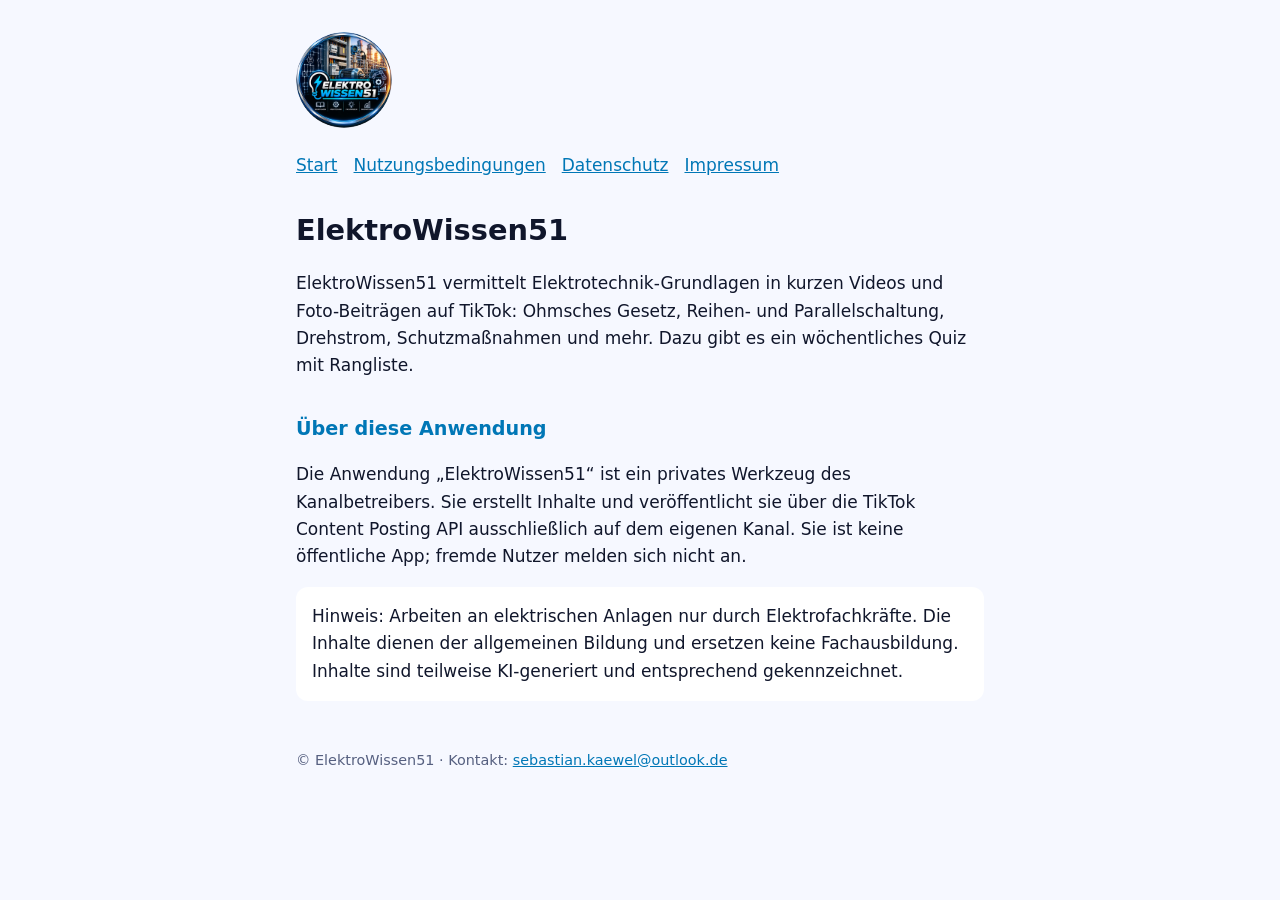
<file: index.html>
<!doctype html><html lang="de"><head><meta charset="utf-8"><meta name="viewport" content="width=device-width,initial-scale=1"><title>Start – ElektroWissen51</title><link rel="stylesheet" href="style.css"></head><body><main><img class="logo" src="logo.png" alt="ElektroWissen51 Logo"><nav><a href="index.html">Start</a><a href="nutzungsbedingungen.html">Nutzungsbedingungen</a><a href="datenschutz.html">Datenschutz</a><a href="impressum.html">Impressum</a></nav><h1>ElektroWissen51</h1>
<p>ElektroWissen51 vermittelt Elektrotechnik-Grundlagen in kurzen Videos und Foto-Beiträgen auf TikTok: Ohmsches Gesetz, Reihen- und Parallelschaltung, Drehstrom, Schutzmaßnahmen und mehr. Dazu gibt es ein wöchentliches Quiz mit Rangliste.</p>
<h2>Über diese Anwendung</h2>
<p>Die Anwendung „ElektroWissen51“ ist ein privates Werkzeug des Kanalbetreibers. Sie erstellt Inhalte und veröffentlicht sie über die TikTok Content Posting API ausschließlich auf dem eigenen Kanal. Sie ist keine öffentliche App; fremde Nutzer melden sich nicht an.</p>
<div class="card">Hinweis: Arbeiten an elektrischen Anlagen nur durch Elektrofachkräfte. Die Inhalte dienen der allgemeinen Bildung und ersetzen keine Fachausbildung. Inhalte sind teilweise KI-generiert und entsprechend gekennzeichnet.</div>
<footer>© ElektroWissen51 · Kontakt: <a href="mailto:sebastian.kaewel@outlook.de">sebastian.kaewel@outlook.de</a></footer></main></body></html>
</file>
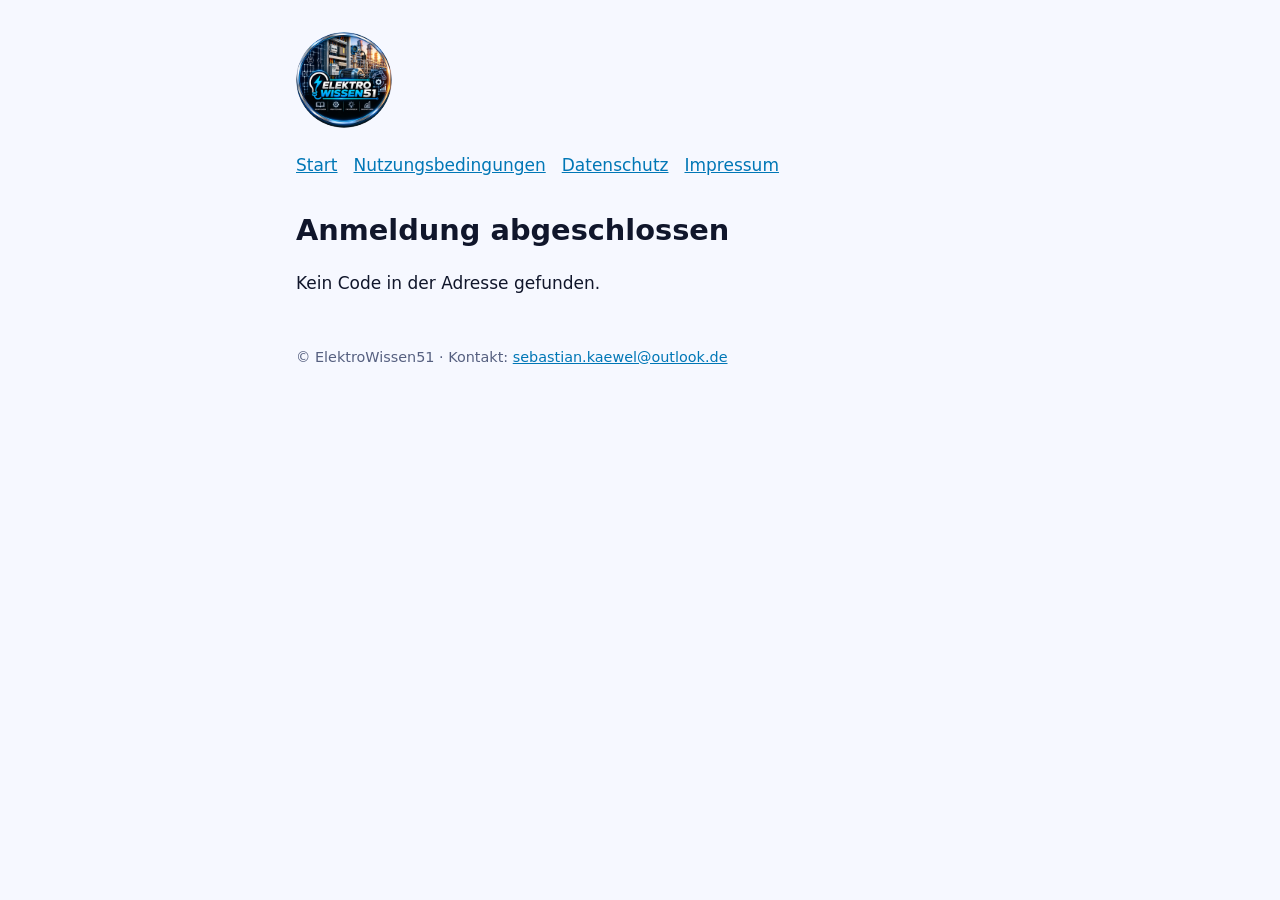
<file: callback.html>
<!doctype html><html lang="de"><head><meta charset="utf-8"><meta name="viewport" content="width=device-width,initial-scale=1"><title>Anmeldung – ElektroWissen51</title><link rel="stylesheet" href="style.css"></head><body><main><img class="logo" src="logo.png" alt="ElektroWissen51 Logo"><nav><a href="index.html">Start</a><a href="nutzungsbedingungen.html">Nutzungsbedingungen</a><a href="datenschutz.html">Datenschutz</a><a href="impressum.html">Impressum</a></nav><h1>Anmeldung abgeschlossen</h1>
<p id="msg">Prüfe Anmeldedaten …</p>
<div class="card" id="box" hidden><p>Kopiere diesen Code und füge ihn in der Konsole des Bots ein. Teile ihn mit niemandem.</p><code id="code"></code><p><button id="copy" type="button">Code kopieren</button></p></div>
<script>
var p=new URLSearchParams(location.search),c=p.get("code"),e=p.get("error_description")||p.get("error");
var m=document.getElementById("msg");
if(c){m.textContent="Erfolgreich. Der Code gilt nur kurz.";document.getElementById("box").hidden=false;
document.getElementById("code").textContent=c;
document.getElementById("copy").onclick=function(){navigator.clipboard.writeText(c).then(function(){m.textContent="Kopiert."})}}
else{m.textContent=e?("Fehler: "+e):"Kein Code in der Adresse gefunden."}
history.replaceState(null,"",location.pathname);
</script>
<footer>© ElektroWissen51 · Kontakt: <a href="mailto:sebastian.kaewel@outlook.de">sebastian.kaewel@outlook.de</a></footer></main></body></html>
</file>
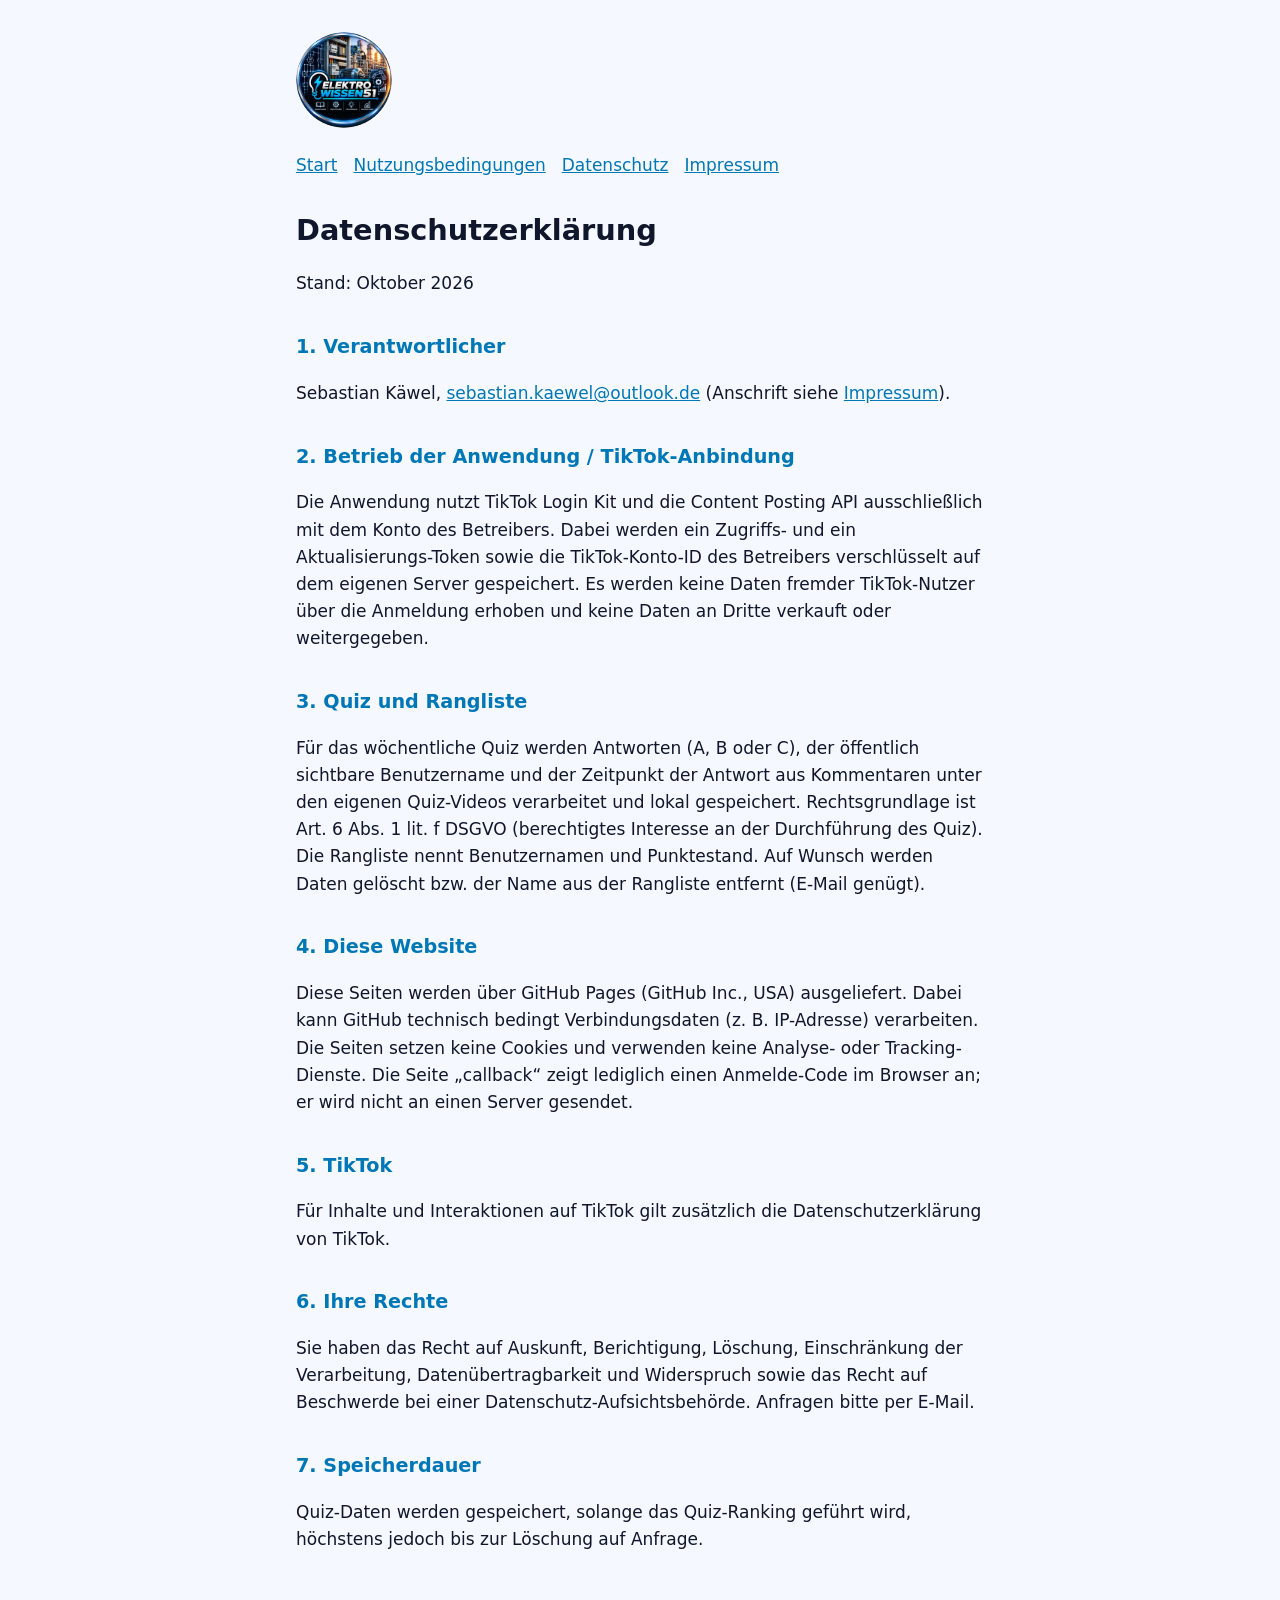
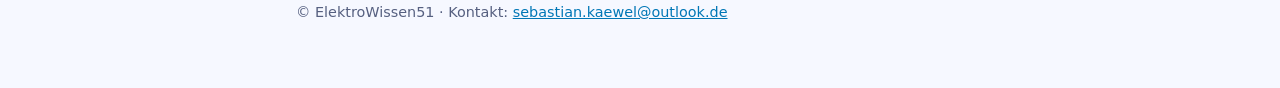
<file: datenschutz.html>
<!doctype html><html lang="de"><head><meta charset="utf-8"><meta name="viewport" content="width=device-width,initial-scale=1"><title>Datenschutz – ElektroWissen51</title><link rel="stylesheet" href="style.css"></head><body><main><img class="logo" src="logo.png" alt="ElektroWissen51 Logo"><nav><a href="index.html">Start</a><a href="nutzungsbedingungen.html">Nutzungsbedingungen</a><a href="datenschutz.html">Datenschutz</a><a href="impressum.html">Impressum</a></nav><h1>Datenschutzerklärung</h1>
<p>Stand: Oktober 2026</p>
<h2>1. Verantwortlicher</h2>
<p>Sebastian Käwel, <a href="mailto:sebastian.kaewel@outlook.de">sebastian.kaewel@outlook.de</a> (Anschrift siehe <a href="impressum.html">Impressum</a>).</p>
<h2>2. Betrieb der Anwendung / TikTok-Anbindung</h2>
<p>Die Anwendung nutzt TikTok Login Kit und die Content Posting API ausschließlich mit dem Konto des Betreibers. Dabei werden ein Zugriffs- und ein Aktualisierungs-Token sowie die TikTok-Konto-ID des Betreibers verschlüsselt auf dem eigenen Server gespeichert. Es werden keine Daten fremder TikTok-Nutzer über die Anmeldung erhoben und keine Daten an Dritte verkauft oder weitergegeben.</p>
<h2>3. Quiz und Rangliste</h2>
<p>Für das wöchentliche Quiz werden Antworten (A, B oder C), der öffentlich sichtbare Benutzername und der Zeitpunkt der Antwort aus Kommentaren unter den eigenen Quiz-Videos verarbeitet und lokal gespeichert. Rechtsgrundlage ist Art. 6 Abs. 1 lit. f DSGVO (berechtigtes Interesse an der Durchführung des Quiz). Die Rangliste nennt Benutzernamen und Punktestand. Auf Wunsch werden Daten gelöscht bzw. der Name aus der Rangliste entfernt (E-Mail genügt).</p>
<h2>4. Diese Website</h2>
<p>Diese Seiten werden über GitHub Pages (GitHub Inc., USA) ausgeliefert. Dabei kann GitHub technisch bedingt Verbindungsdaten (z. B. IP-Adresse) verarbeiten. Die Seiten setzen keine Cookies und verwenden keine Analyse- oder Tracking-Dienste. Die Seite „callback“ zeigt lediglich einen Anmelde-Code im Browser an; er wird nicht an einen Server gesendet.</p>
<h2>5. TikTok</h2>
<p>Für Inhalte und Interaktionen auf TikTok gilt zusätzlich die Datenschutzerklärung von TikTok.</p>
<h2>6. Ihre Rechte</h2>
<p>Sie haben das Recht auf Auskunft, Berichtigung, Löschung, Einschränkung der Verarbeitung, Datenübertragbarkeit und Widerspruch sowie das Recht auf Beschwerde bei einer Datenschutz-Aufsichtsbehörde. Anfragen bitte per E-Mail.</p>
<h2>7. Speicherdauer</h2>
<p>Quiz-Daten werden gespeichert, solange das Quiz-Ranking geführt wird, höchstens jedoch bis zur Löschung auf Anfrage.</p>
<footer>© ElektroWissen51 · Kontakt: <a href="mailto:sebastian.kaewel@outlook.de">sebastian.kaewel@outlook.de</a></footer></main></body></html>
</file>
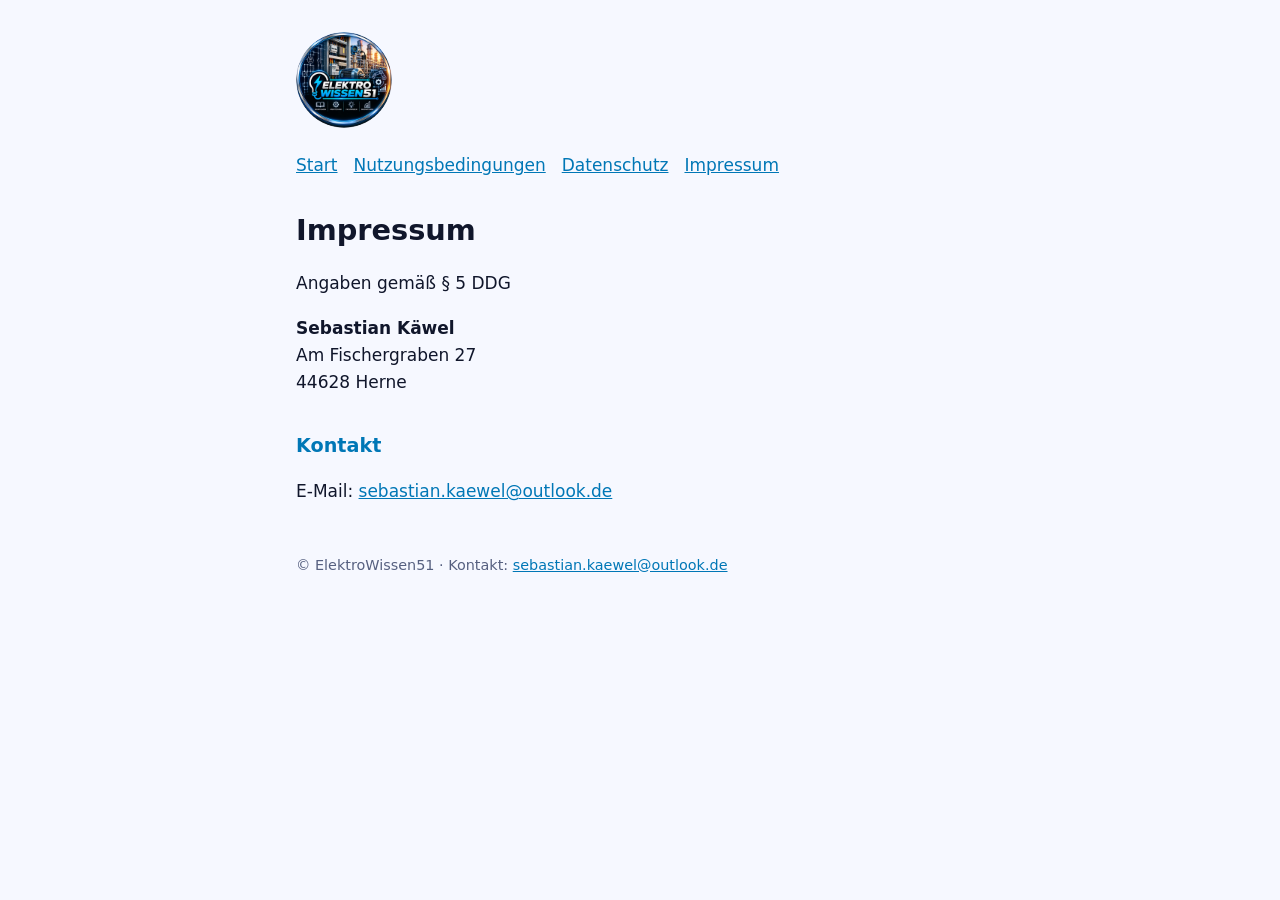
<file: impressum.html>
<!doctype html><html lang="de"><head><meta charset="utf-8"><meta name="viewport" content="width=device-width,initial-scale=1"><title>Impressum – ElektroWissen51</title><link rel="stylesheet" href="style.css"></head><body><main><img class="logo" src="logo.png" alt="ElektroWissen51 Logo"><nav><a href="index.html">Start</a><a href="nutzungsbedingungen.html">Nutzungsbedingungen</a><a href="datenschutz.html">Datenschutz</a><a href="impressum.html">Impressum</a></nav><h1>Impressum</h1>
<p>Angaben gemäß § 5 DDG</p>
<p><strong>Sebastian Käwel</strong><br>Am Fischergraben 27<br>44628 Herne</p>
<h2>Kontakt</h2>
<p>E-Mail: <a href="mailto:sebastian.kaewel@outlook.de">sebastian.kaewel@outlook.de</a></p>
<footer>© ElektroWissen51 · Kontakt: <a href="mailto:sebastian.kaewel@outlook.de">sebastian.kaewel@outlook.de</a></footer></main></body></html>
</file>
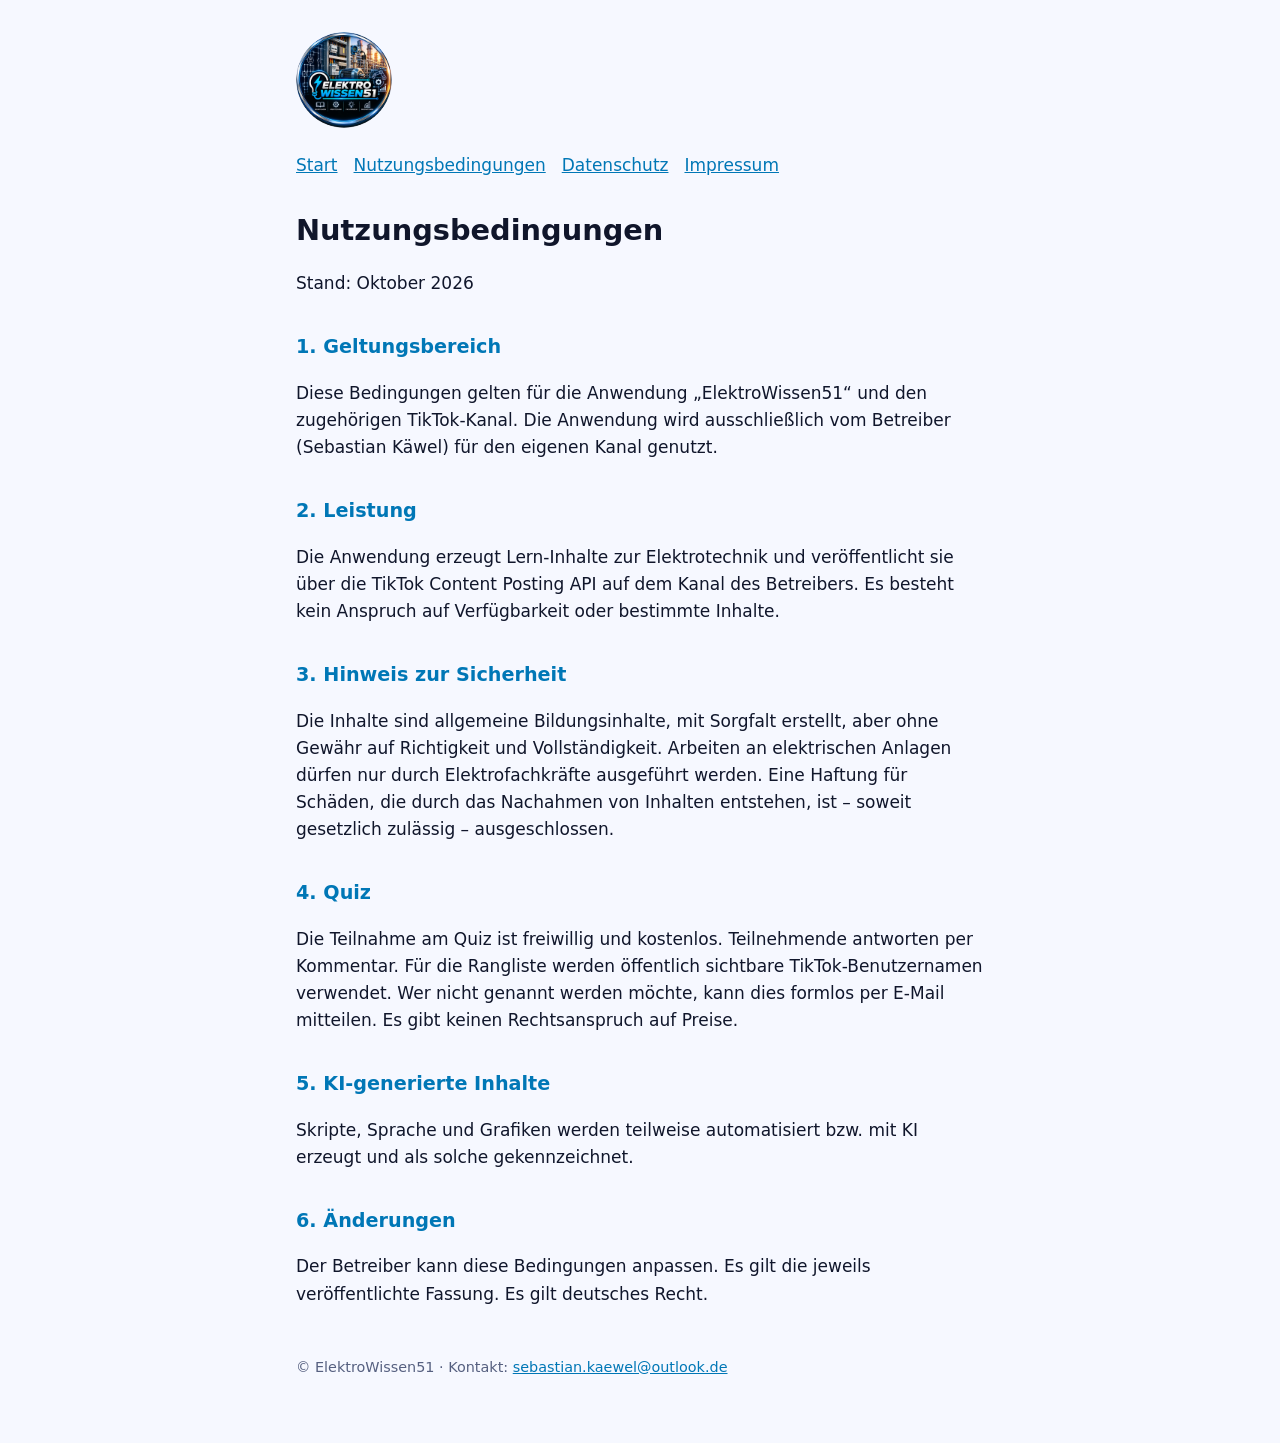
<file: nutzungsbedingungen.html>
<!doctype html><html lang="de"><head><meta charset="utf-8"><meta name="viewport" content="width=device-width,initial-scale=1"><title>Nutzungsbedingungen – ElektroWissen51</title><link rel="stylesheet" href="style.css"></head><body><main><img class="logo" src="logo.png" alt="ElektroWissen51 Logo"><nav><a href="index.html">Start</a><a href="nutzungsbedingungen.html">Nutzungsbedingungen</a><a href="datenschutz.html">Datenschutz</a><a href="impressum.html">Impressum</a></nav><h1>Nutzungsbedingungen</h1>
<p>Stand: Oktober 2026</p>
<h2>1. Geltungsbereich</h2>
<p>Diese Bedingungen gelten für die Anwendung „ElektroWissen51“ und den zugehörigen TikTok-Kanal. Die Anwendung wird ausschließlich vom Betreiber (Sebastian Käwel) für den eigenen Kanal genutzt.</p>
<h2>2. Leistung</h2>
<p>Die Anwendung erzeugt Lern-Inhalte zur Elektrotechnik und veröffentlicht sie über die TikTok Content Posting API auf dem Kanal des Betreibers. Es besteht kein Anspruch auf Verfügbarkeit oder bestimmte Inhalte.</p>
<h2>3. Hinweis zur Sicherheit</h2>
<p>Die Inhalte sind allgemeine Bildungsinhalte, mit Sorgfalt erstellt, aber ohne Gewähr auf Richtigkeit und Vollständigkeit. Arbeiten an elektrischen Anlagen dürfen nur durch Elektrofachkräfte ausgeführt werden. Eine Haftung für Schäden, die durch das Nachahmen von Inhalten entstehen, ist – soweit gesetzlich zulässig – ausgeschlossen.</p>
<h2>4. Quiz</h2>
<p>Die Teilnahme am Quiz ist freiwillig und kostenlos. Teilnehmende antworten per Kommentar. Für die Rangliste werden öffentlich sichtbare TikTok-Benutzernamen verwendet. Wer nicht genannt werden möchte, kann dies formlos per E-Mail mitteilen. Es gibt keinen Rechtsanspruch auf Preise.</p>
<h2>5. KI-generierte Inhalte</h2>
<p>Skripte, Sprache und Grafiken werden teilweise automatisiert bzw. mit KI erzeugt und als solche gekennzeichnet.</p>
<h2>6. Änderungen</h2>
<p>Der Betreiber kann diese Bedingungen anpassen. Es gilt die jeweils veröffentlichte Fassung. Es gilt deutsches Recht.</p>
<footer>© ElektroWissen51 · Kontakt: <a href="mailto:sebastian.kaewel@outlook.de">sebastian.kaewel@outlook.de</a></footer></main></body></html>
</file>
<file: style.css>
:root{color-scheme:dark light;--bg:#0b1020;--fg:#e8ecff;--muted:#8c98b9;--acc:#00e5ff;--card:#141b34}
@media (prefers-color-scheme:light){:root{--bg:#f6f8ff;--fg:#10162b;--muted:#566080;--acc:#0077b6;--card:#fff}}
*{box-sizing:border-box}body{margin:0;background:var(--bg);color:var(--fg);font:17px/1.6 system-ui,sans-serif}
main{max-width:720px;margin:0 auto;padding:32px 16px 64px}
h1{font-size:1.8rem;margin:.4em 0}h2{font-size:1.2rem;margin-top:1.8em;color:var(--acc)}
a{color:var(--acc)}nav{display:flex;gap:16px;flex-wrap:wrap;margin:16px 0 28px}
.logo{width:96px;height:96px;border-radius:50%}.card{background:var(--card);padding:16px;border-radius:12px;overflow-wrap:anywhere}
code{font-family:ui-monospace,monospace}button{font:inherit;padding:8px 14px;border-radius:8px;border:0;background:var(--acc);color:#001018;cursor:pointer}
footer{margin-top:48px;color:var(--muted);font-size:.9rem}
</file>
